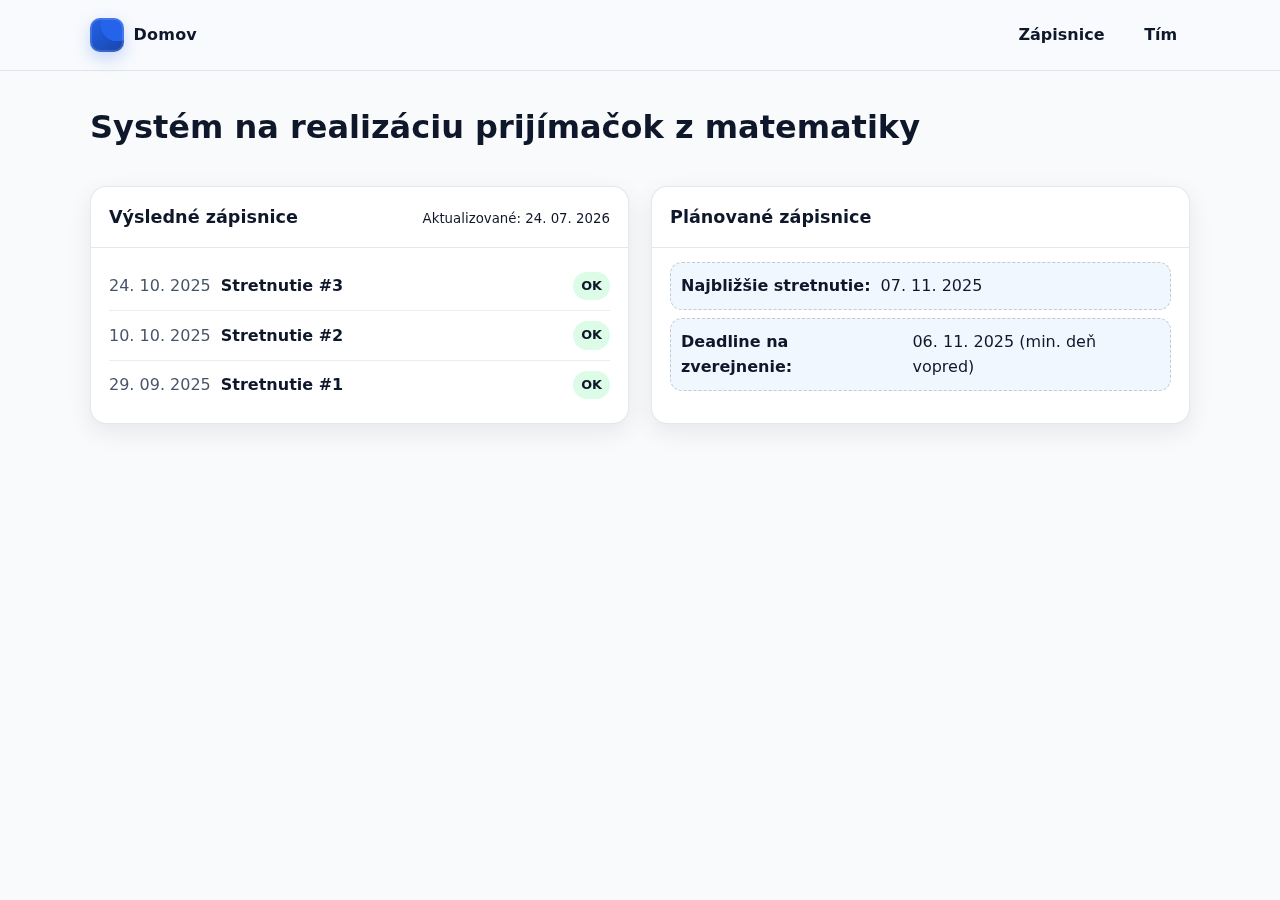
<file: index.html>
<!DOCTYPE html>
<html lang="sk">
<head>
    <meta charset="utf-8" />
    <meta name="viewport" content="width=device-width, initial-scale=1" />
    <title>Systém na realizáciu prijímačok z matematiky</title>
    <link rel="stylesheet" href="style.css" />
</head>
<body>
<header class="site-header">
    <div class="container nav">
        <a class="logo" href="index.html" aria-label="Domov"></a>
        <nav aria-label="Hlavná navigácia">
            <ul>
                <li><a href="zapisnice.html">Zápisnice</a></li>
                <li><a href="tim.html">Tím</a></li>
            </ul>
        </nav>
    </div>
</header>

<main id="uvod" class="container">
    <header class="hero">
        <h1>Systém na realizáciu prijímačok z&nbsp;matematiky</h1>

    </header>

    <section class="blocks">
        <article class="card">
            <header class="card-head">
                <h2>Výsledné zápisnice</h2>
                <small id="lastUpdated" aria-live="polite"></small>
            </header>
            <ul id="resultsList" class="minutes-list">
                <!-- doplní script.js -->
            </ul>
        </article>

        <article class="card">
            <header class="card-head">
                <h2>Plánované zápisnice</h2>
            </header>
            <div id="planBox" class="plan-box">
                <!-- doplní script.js -->
                <p>Žiadne plánované stretnutie.</p>
            </div>
        </article>
    </section>


</main>

<script src="script.js" defer></script>
</body>
</html>
</file>
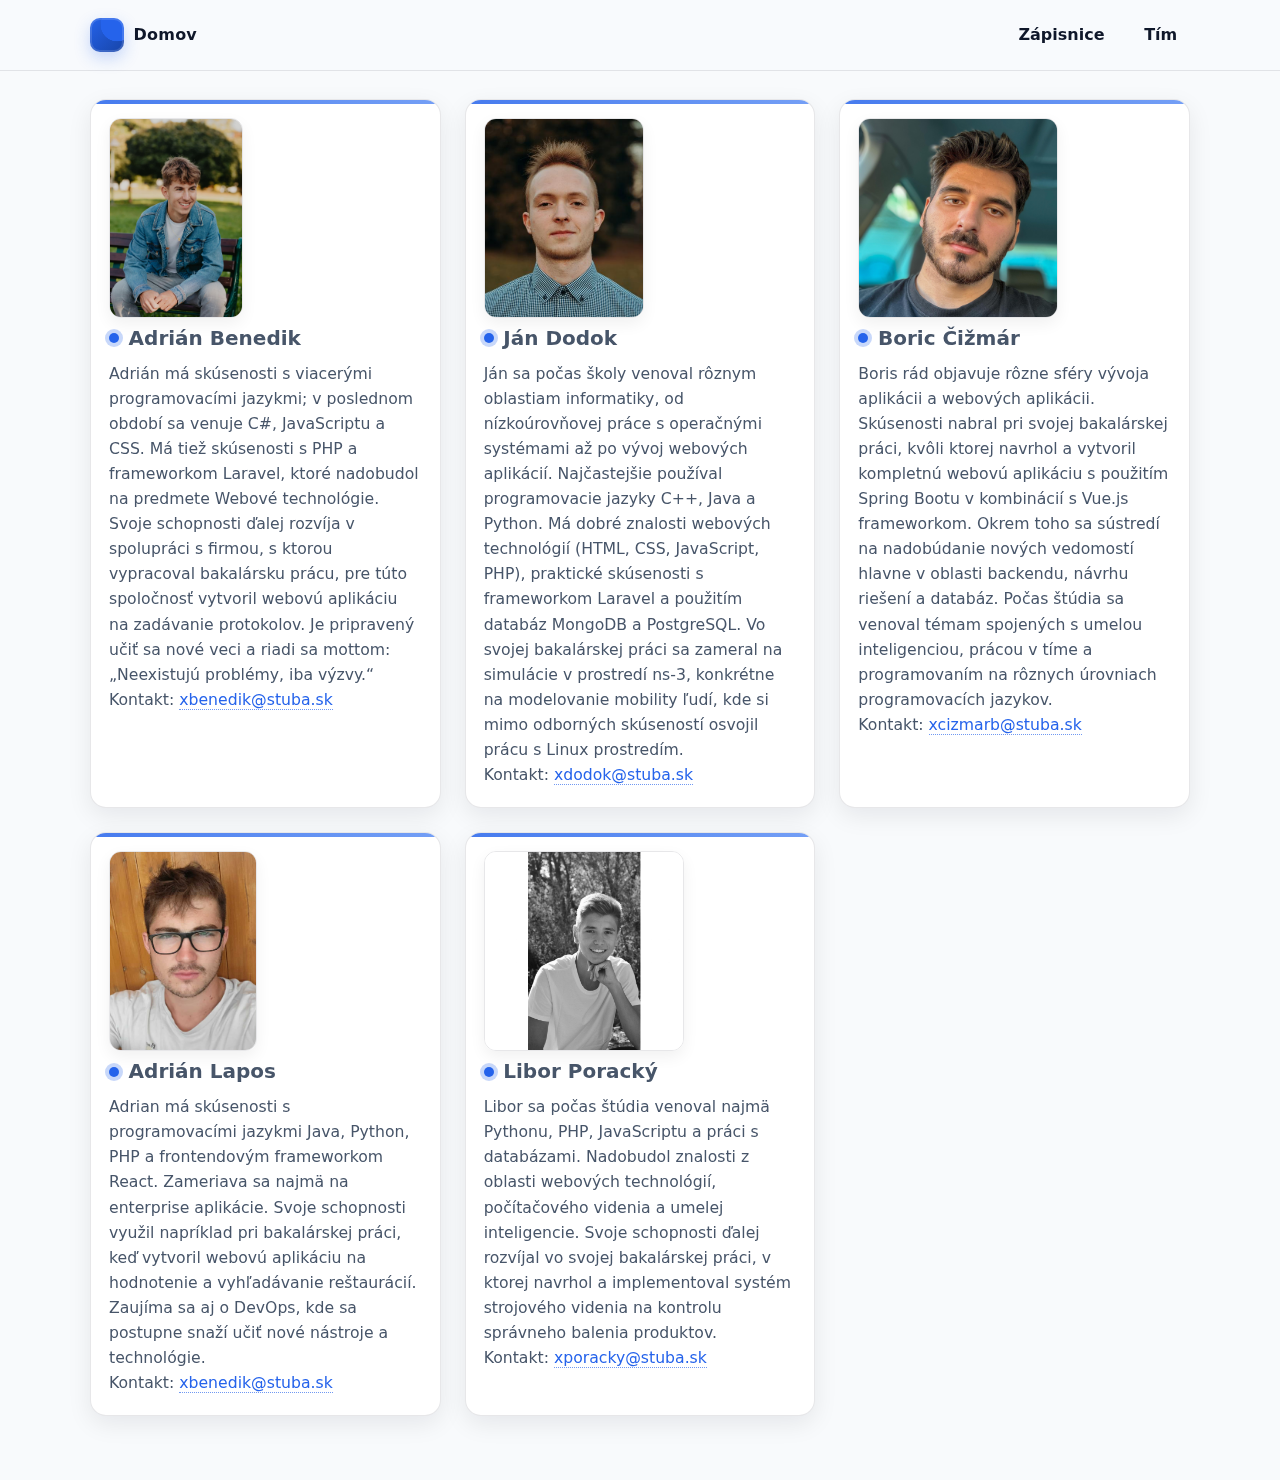
<file: tim.html>
<!DOCTYPE html>
<html lang="sk">
<head>
  <meta charset="utf-8" />
  <meta name="viewport" content="width=device-width, initial-scale=1" />
  <title>Čleonovia tímu</title>


  <link rel="stylesheet" href="style.css" />
</head>
<body>
<header class="site-header">
  <div class="container nav">
    <a class="logo" href="index.html" aria-label="Domov">
    </a>
    <nav aria-label="Hlavná navigácia">
      <ul>

        <li><a href="zapisnice.html">Zápisnice</a></li>
        <li><a href="tim.html">Tím</a></li>

      </ul>
    </nav>
  </div>
</header>
<div>
  <section>

    <img src="ado_b.jpg" class="cover" alt="ado">
    <h2> Adrián Benedik</h2>
    Adrián má skúsenosti s viacerými programovacími jazykmi; v poslednom období sa
    venuje C#, JavaScriptu a CSS. Má tiež skúsenosti s PHP a frameworkom Laravel, ktoré
    nadobudol na predmete Webové technológie. Svoje schopnosti ďalej rozvíja v
    spolupráci s firmou, s ktorou vypracoval bakalársku prácu, pre túto spoločnosť vytvoril
    webovú aplikáciu na zadávanie protokolov. Je pripravený učiť sa nové veci a riadi sa
    mottom: „Neexistujú problémy, iba výzvy.“ <br/>
    Kontakt:
    <a href="mailto:xbenedik@stuba.sk">xbenedik@stuba.sk</a>
  </section>

  <section>

    <img src="jany.png" class="cover" alt="jany">
    <h2>Ján Dodok</h2>
    Ján sa počas školy venoval rôznym oblastiam informatiky, od nízkoúrovňovej práce s
    operačnými systémami až po vývoj webových aplikácií. Najčastejšie používal
    programovacie jazyky C++, Java a Python. Má dobré znalosti webových technológií
    (HTML, CSS, JavaScript, PHP), praktické skúsenosti s frameworkom Laravel a použitím
    databáz MongoDB a PostgreSQL. Vo svojej bakalárskej práci sa zameral na simulácie v
    prostredí ns-3, konkrétne na modelovanie mobility ľudí, kde si mimo odborných
    skúseností osvojil prácu s Linux prostredím.
    <br/>
    Kontakt:
    <a href="mailto:xdodok@stuba.sk">xdodok@stuba.sk</a>
  </section>
  <section>

    <img src="boris.jpg" class="cover" alt="Boris">
    <h2>Boric Čižmár</h2>
    Boris rád objavuje rôzne sféry vývoja aplikácii a webových aplikácii. Skúsenosti nabral pri
    svojej bakalárskej práci, kvôli ktorej navrhol a vytvoril kompletnú webovú aplikáciu s
    použitím Spring Bootu v kombinácií s Vue.js frameworkom. Okrem toho sa sústredí na
    nadobúdanie nových vedomostí hlavne v oblasti backendu, návrhu riešení a
    databáz. Počas štúdia sa venoval témam spojených s umelou inteligenciou, prácou v
    tíme a programovaním na rôznych úrovniach programovacích jazykov.
    <br/>
    Kontakt:
    <a href="mailto:xcizmarb@stuba.sk">xcizmarb@stuba.sk</a>
  </section>
  <section>

    <img src="ado_l.png" class="cover" alt="Ado">
    <h2>Adrián Lapos</h2>
    Adrian má skúsenosti s programovacími jazykmi Java, Python, PHP a
    frontendovým frameworkom React. Zameriava sa najmä na enterprise aplikácie.
    Svoje schopnosti využil napríklad pri bakalárskej práci, keď vytvoril webovú
    aplikáciu na hodnotenie a vyhľadávanie reštaurácií. Zaujíma sa aj o DevOps, kde
    sa postupne snaží učiť nové nástroje a technológie.
    <br/>
    Kontakt:
    <a href="mailto:xporacky@stuba.sk">xbenedik@stuba.sk</a>
  </section>
  <section>

    <img src="libor.jpg" class="cover" alt="Libor">
    <h2>Libor Poracký</h2>
    Libor sa počas štúdia venoval najmä Pythonu, PHP, JavaScriptu a práci s databázami.
    Nadobudol znalosti z oblasti webových technológií, počítačového videnia a umelej
    inteligencie. Svoje schopnosti ďalej rozvíjal vo svojej bakalárskej práci, v ktorej navrhol a
    implementoval systém strojového videnia na kontrolu správneho balenia produktov.
    <br/>
    Kontakt:
    <a href="mailto:xporacky@stuba.sk">xporacky@stuba.sk</a>
  </section>

</div>


</body>
</html>
</file>
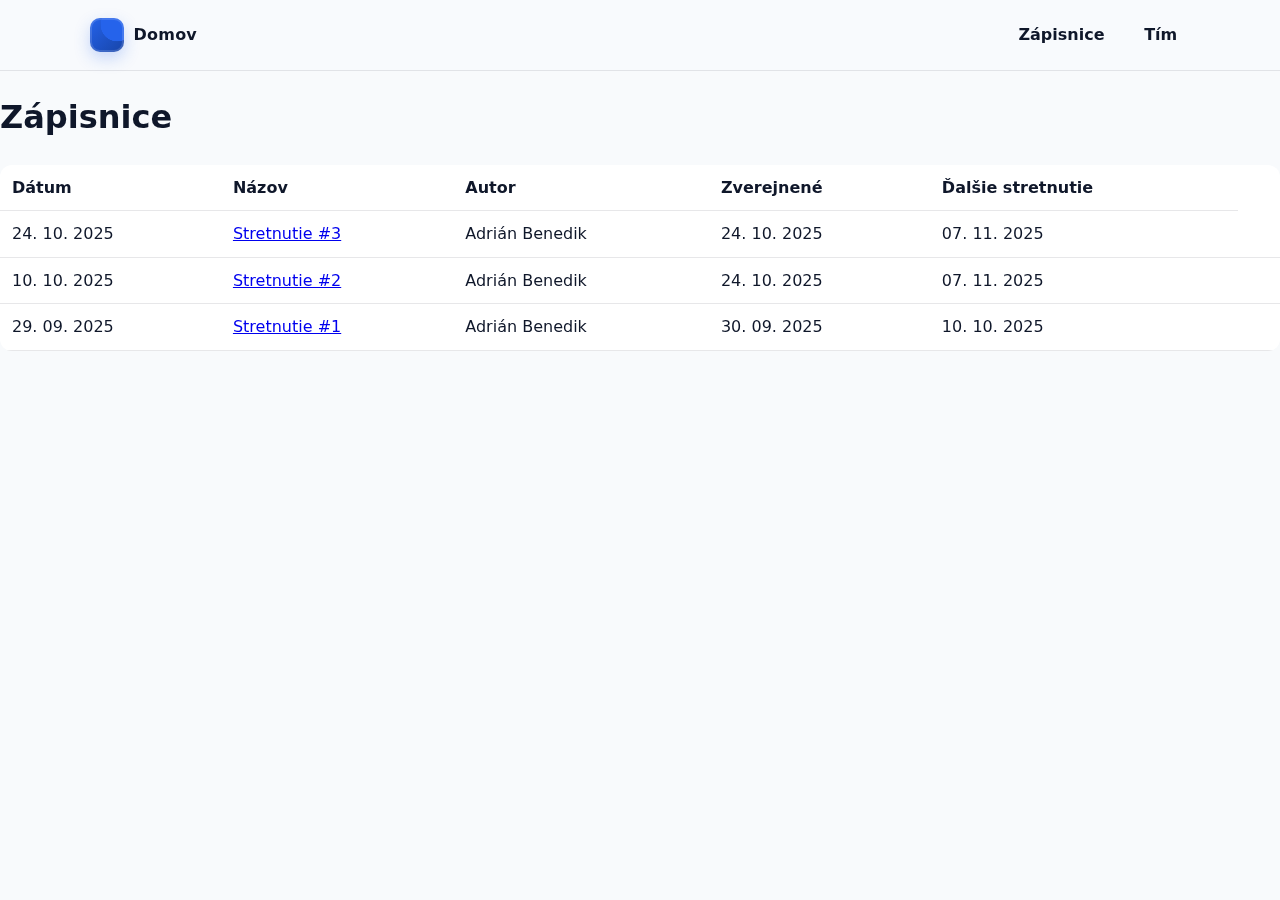
<file: zapisnice.html>
<!DOCTYPE html>
<html lang="sk">
<head>
    <meta charset="utf-8" />
    <meta name="viewport" content="width=device-width, initial-scale=1" />
    <title>Systém na realizáciu prijímačok z matematiky</title>


    <link rel="stylesheet" href="style.css" />
</head>
<body>
<header class="site-header">
    <div class="container nav">
        <a class="logo" href="index.html" aria-label="Domov">
        </a>
        <nav aria-label="Hlavná navigácia">
            <ul>

                <li><a href="zapisnice.html">Zápisnice</a></li>
                <li><a href="tim.html">Tím</a></li>

            </ul>
        </nav>
    </div>
</header>



<section class="minutes">
    <h1>Zápisnice</h1>



    <table class="minutes-table">
        <thead>
        <tr><th>Dátum</th><th>Názov</th><th>Autor</th><th>Zverejnené</th><th>Ďalšie stretnutie</th></tr>
        </thead>
        <tbody id="minutesBody"></tbody>
    </table>
</section>
</body>
<script>
    (async function(){
        const res = await fetch('zapisnice/list.json', {cache: 'no-store'});
        const data = (await res.json()).sort((a,b)=> new Date(b.date)-new Date(a.date));

        const fmt = d => new Date(d).toLocaleDateString('sk-SK', {year:'numeric', month:'2-digit', day:'2-digit'});
        const ok = (published, next) => {
            const p = new Date(published), n = new Date(next);
            const msInDay = 86400000;
            return (n - p) >= msInDay;
        };

        const tbody = document.getElementById('minutesBody');
        tbody.innerHTML = data.map(x => {
            const compliant = ok(x.published, x.nextMeeting);
            return `
      <tr>
        <td>${fmt(x.date)}</td>
        <td><a href="zapisnice/${x.file}">${x.title}</a></td>
        <td>${x.author}</td>
        <td>${fmt(x.published)}</td>
        <td>${fmt(x.nextMeeting)}</td>
        <td>

        </td>
      </tr>`;
        }).join('');

        // filter

    })();
</script>

</html>
</file>
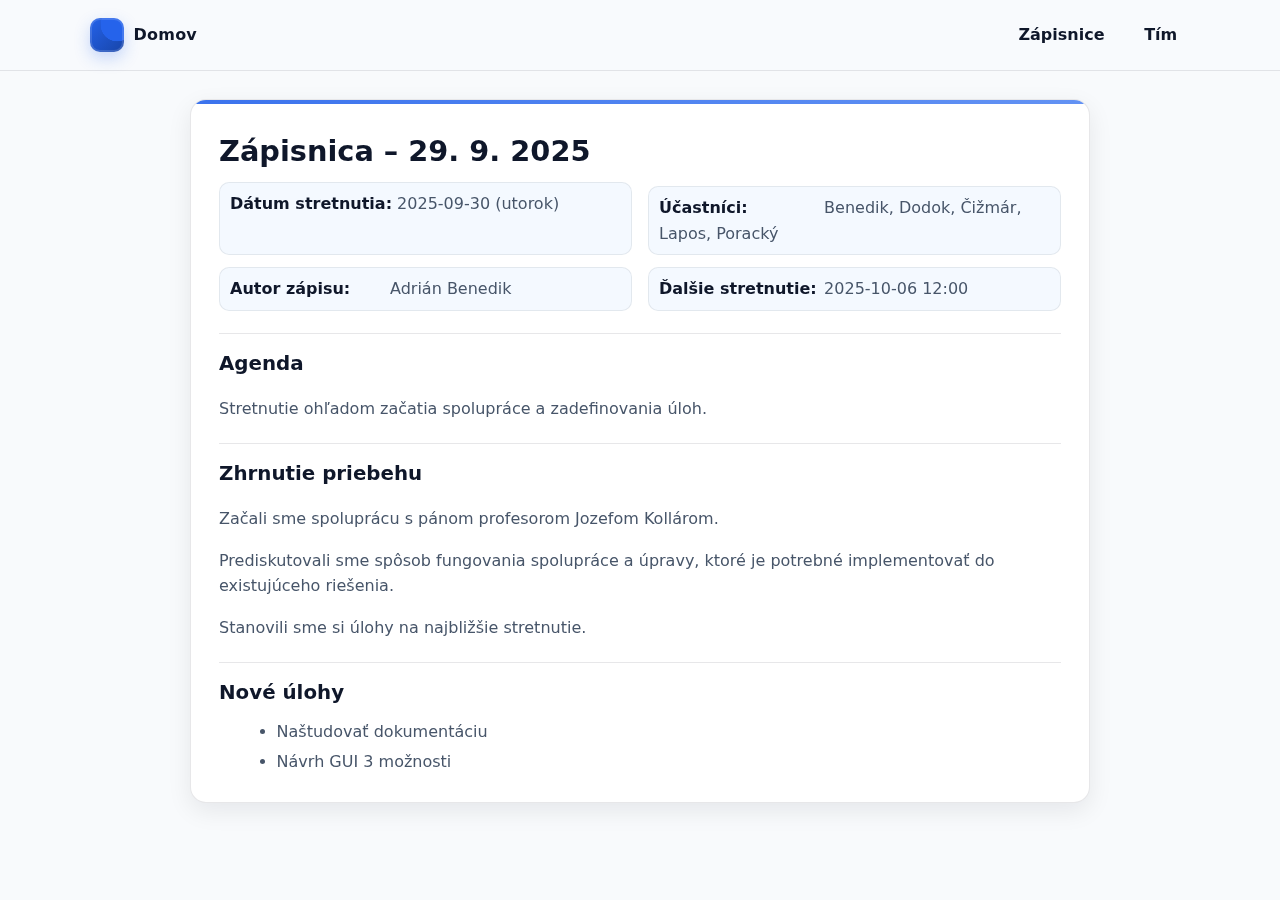
<file: zapisnice/2025-09-29.html>
<!DOCTYPE html>
<html lang="sk">
<head>
  <meta charset="utf-8" />
  <meta name="viewport" content="width=device-width, initial-scale=1" />
  <title>Zápisnica</title>


  <link rel="stylesheet" href="../style.css" />
</head>
<body>
<header class="site-header">
  <div class="container nav">
    <a class="logo" href="../index.html" aria-label="Domov">
    </a>
    <nav aria-label="Hlavná navigácia">
      <ul>

        <li><a href="../zapisnice.html">Zápisnice</a></li>
        <li><a href="../tim.html">Tím</a></li>

      </ul>
    </nav>
  </div>
</header>
<article class="note">
  <h1>Zápisnica – 29. 9. 2025</h1>
  <ul class="meta">
    <li><strong>Dátum stretnutia:</strong> 2025-09-30 (utorok)</li>
    <li><strong>Účastníci:</strong> Benedik, Dodok, Čižmár, Lapos, Poracký</li>
    <li><strong>Autor zápisu:</strong>Adrián Benedik</li>
    <li><strong>Ďalšie stretnutie:</strong> 2025-10-06 12:00</li>
  </ul>

  <h2>Agenda</h2>
 <p>Stretnutie ohľadom začatia spolupráce a zadefinovania úloh.</p>

  <h2>Zhrnutie priebehu</h2>
  <p>Začali sme spoluprácu s pánom profesorom Jozefom Kollárom.</p>
  <p>Prediskutovali sme spôsob fungovania spolupráce a úpravy, ktoré je potrebné implementovať do existujúceho riešenia.</p>
  <p>Stanovili sme si úlohy na najbližšie stretnutie.</p>


  <h2>Nové úlohy</h2>
  <ul>
    <li>Naštudovať dokumentáciu</li>
    <li>Návrh GUI 3 možnosti</li>
  </ul>


</article>

</body>
</html>
</file>
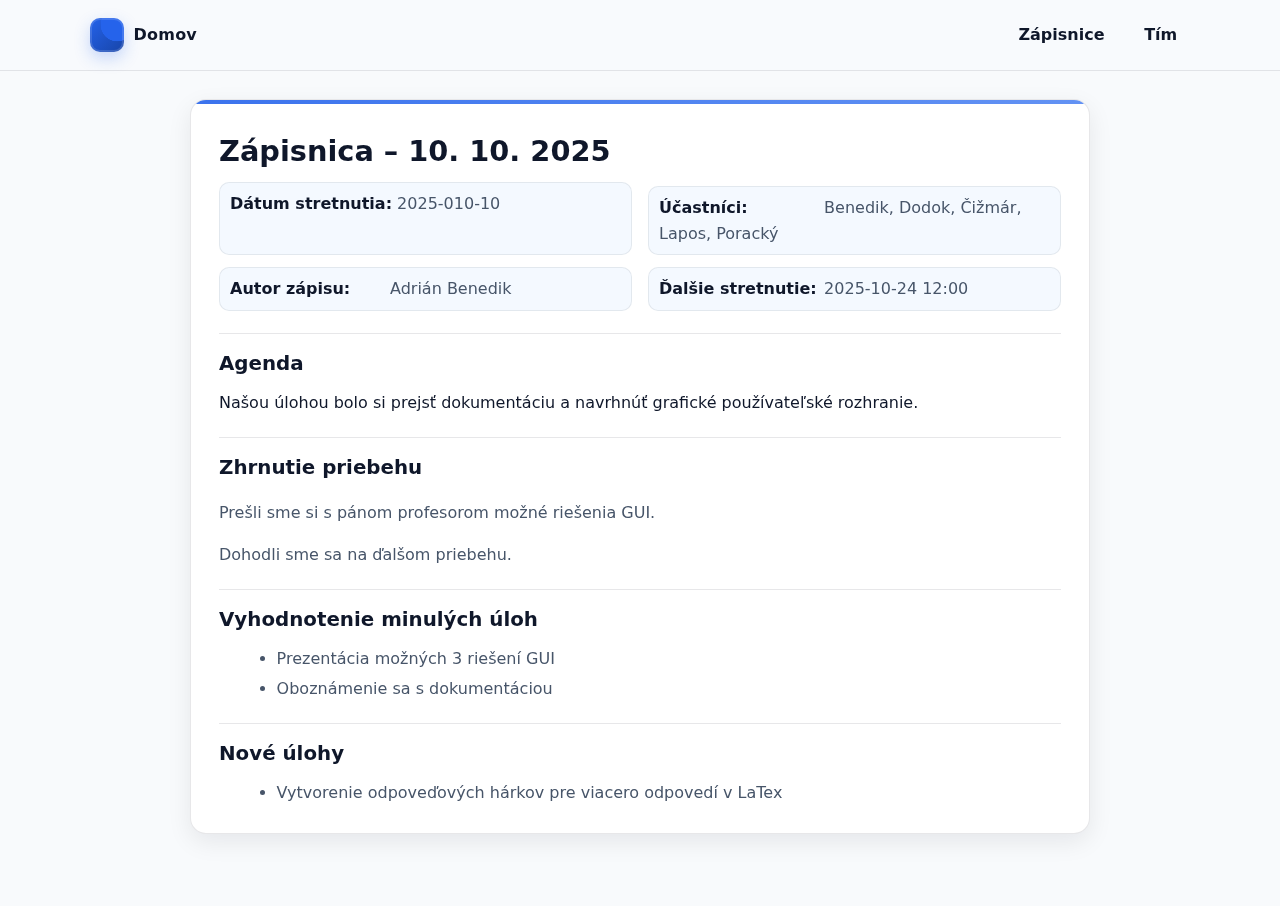
<file: zapisnice/2025-10-10.html>
<!DOCTYPE html>
<html lang="sk">
<head>
  <meta charset="utf-8" />
  <meta name="viewport" content="width=device-width, initial-scale=1" />
  <title>Zápisnica</title>


  <link rel="stylesheet" href="../style.css" />
</head>
<body>
<header class="site-header">
  <div class="container nav">
    <a class="logo" href="../index.html" aria-label="Domov">
    </a>
    <nav aria-label="Hlavná navigácia">
      <ul>

        <li><a href="../zapisnice.html">Zápisnice</a></li>
        <li><a href="../tim.html">Tím</a></li>

      </ul>
    </nav>
  </div>
</header>
<article class="note">
  <h1>Zápisnica – 10. 10. 2025</h1>
  <ul class="meta">
    <li><strong>Dátum stretnutia:</strong> 2025-010-10</li>
    <li><strong>Účastníci:</strong> Benedik, Dodok, Čižmár, Lapos, Poracký</li>
    <li><strong>Autor zápisu:</strong>Adrián Benedik</li>
    <li><strong>Ďalšie stretnutie:</strong> 2025-10-24 12:00</li>
  </ul>

  <h2>Agenda</h2>
  Našou úlohou bolo si prejsť dokumentáciu a navrhnúť grafické používateľské rozhranie.


  <h2>Zhrnutie priebehu</h2>
  <p>Prešli sme si s pánom profesorom možné riešenia GUI.</p>
  <p>Dohodli sme sa na ďalšom priebehu.</p>



  <h2>Vyhodnotenie minulých úloh</h2>
  <ul>
    <li>Prezentácia možných 3 riešení GUI</li>
    <li>Oboznámenie sa s dokumentáciou</li>
  </ul>

  <h2>Nové úlohy</h2>
  <ul>
    <li>Vytvorenie odpoveďových hárkov pre viacero odpovedí v LaTex</li>

  </ul>


</article>

</body>
</html>
</file>
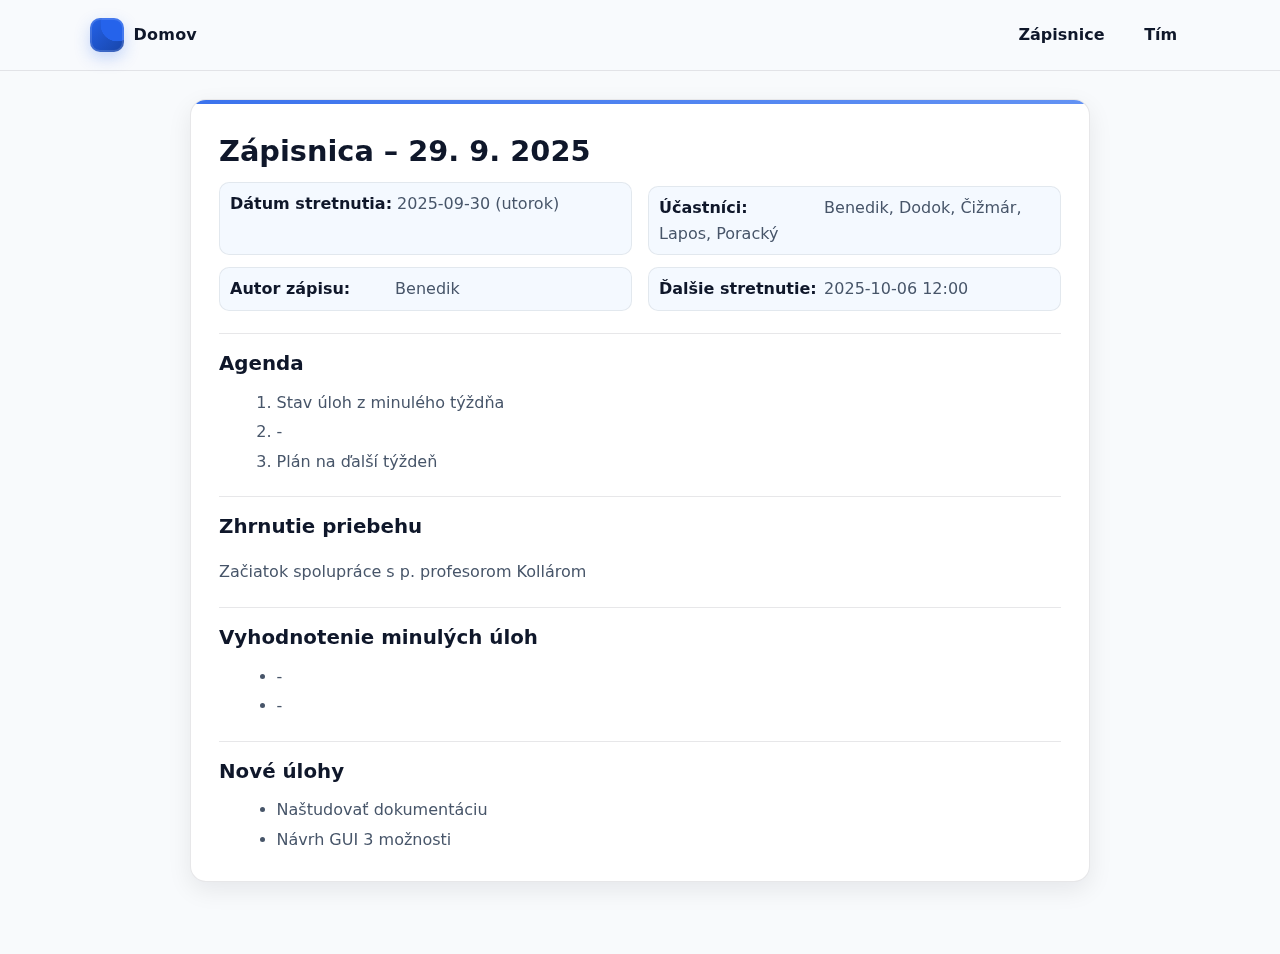
<file: zapisnice/2025-10-24.html>
<!DOCTYPE html>
<html lang="sk">
<head>
  <meta charset="utf-8" />
  <meta name="viewport" content="width=device-width, initial-scale=1" />
  <title>Zápisnica</title>


  <link rel="stylesheet" href="../style.css" />
</head>
<body>
<header class="site-header">
  <div class="container nav">
    <a class="logo" href="../index.html" aria-label="Domov">
    </a>
    <nav aria-label="Hlavná navigácia">
      <ul>

        <li><a href="../zapisnice.html">Zápisnice</a></li>
        <li><a href="../tim.html">Tím</a></li>

      </ul>
    </nav>
  </div>
</header>
<article class="note">
  <h1>Zápisnica – 29. 9. 2025</h1>
  <ul class="meta">
    <li><strong>Dátum stretnutia:</strong> 2025-09-30 (utorok)</li>
    <li><strong>Účastníci:</strong> Benedik, Dodok, Čižmár, Lapos, Poracký</li>
    <li><strong>Autor zápisu:</strong> Benedik</li>
    <li><strong>Ďalšie stretnutie:</strong> 2025-10-06 12:00</li>
  </ul>

  <h2>Agenda</h2>
  <ol>
    <li>Stav úloh z minulého týždňa</li>
    <li>-</li>
    <li>Plán na ďalší týždeň</li>
  </ol>

  <h2>Zhrnutie priebehu</h2>
  <p>Začiatok spolupráce s p. profesorom Kollárom</p>

  <h2>Vyhodnotenie minulých úloh</h2>
  <ul>
    <li>-</li>
    <li>-</li>
  </ul>

  <h2>Nové úlohy</h2>
  <ul>
    <li>Naštudovať dokumentáciu</li>
    <li>Návrh GUI 3 možnosti</li>
  </ul>


</article>

</body>
</html>
</file>
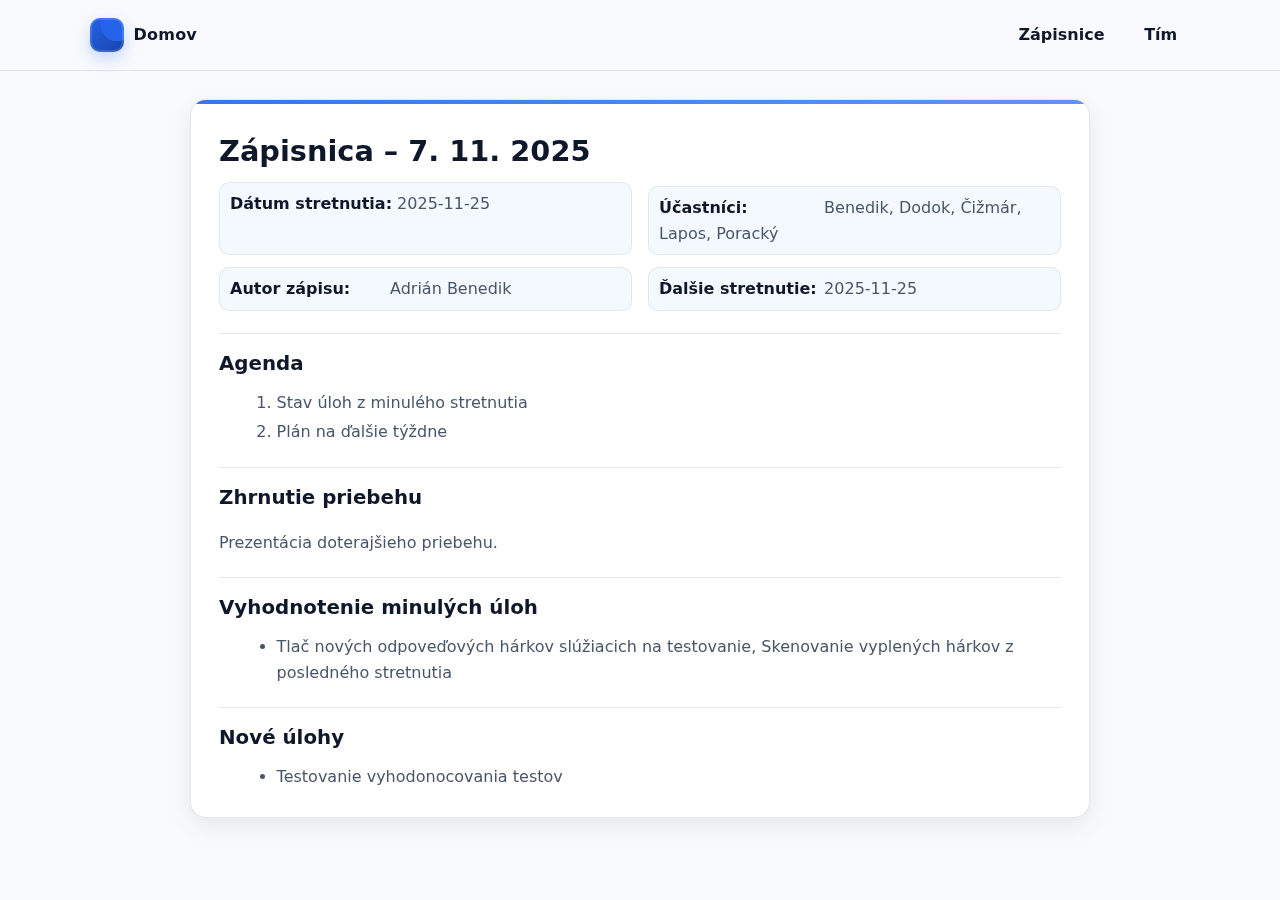
<file: zapisnice/2025-11-06.html>
<!DOCTYPE html>
<html lang="sk">
<head>
  <meta charset="utf-8" />
  <meta name="viewport" content="width=device-width, initial-scale=1" />
  <title>Zápisnica</title>


  <link rel="stylesheet" href="../style.css" />
</head>
<body>
<header class="site-header">
  <div class="container nav">
    <a class="logo" href="../index.html" aria-label="Domov">
    </a>
    <nav aria-label="Hlavná navigácia">
      <ul>

        <li><a href="../zapisnice.html">Zápisnice</a></li>
        <li><a href="../tim.html">Tím</a></li>

      </ul>
    </nav>
  </div>
</header>
<article class="note">
  <h1>Zápisnica – 7. 11. 2025</h1>
  <ul class="meta">
    <li><strong>Dátum stretnutia:</strong> 2025-11-25</li>
    <li><strong>Účastníci:</strong> Benedik, Dodok, Čižmár, Lapos, Poracký</li>
    <li><strong>Autor zápisu:</strong>Adrián Benedik</li>
    <li><strong>Ďalšie stretnutie:</strong> 2025-11-25</li>
  </ul>

  <h2>Agenda</h2>
  <ol>
    <li>Stav úloh z minulého stretnutia</li>
    <li>Plán na ďalšie týždne</li>
  </ol>

  <h2>Zhrnutie priebehu</h2>
  <p>Prezentácia doterajšieho priebehu.  </p>

  <h2>Vyhodnotenie minulých úloh</h2>
  <ul>
    <li>Tlač  nových odpoveďových hárkov slúžiacich na testovanie, Skenovanie vyplených hárkov z posledného stretnutia</li>
  </ul>

  <h2>Nové úlohy</h2>
  <ul>
    <li>Testovanie vyhodonocovania testov </li>


  </ul>


</article>

</body>
</html>
</file>
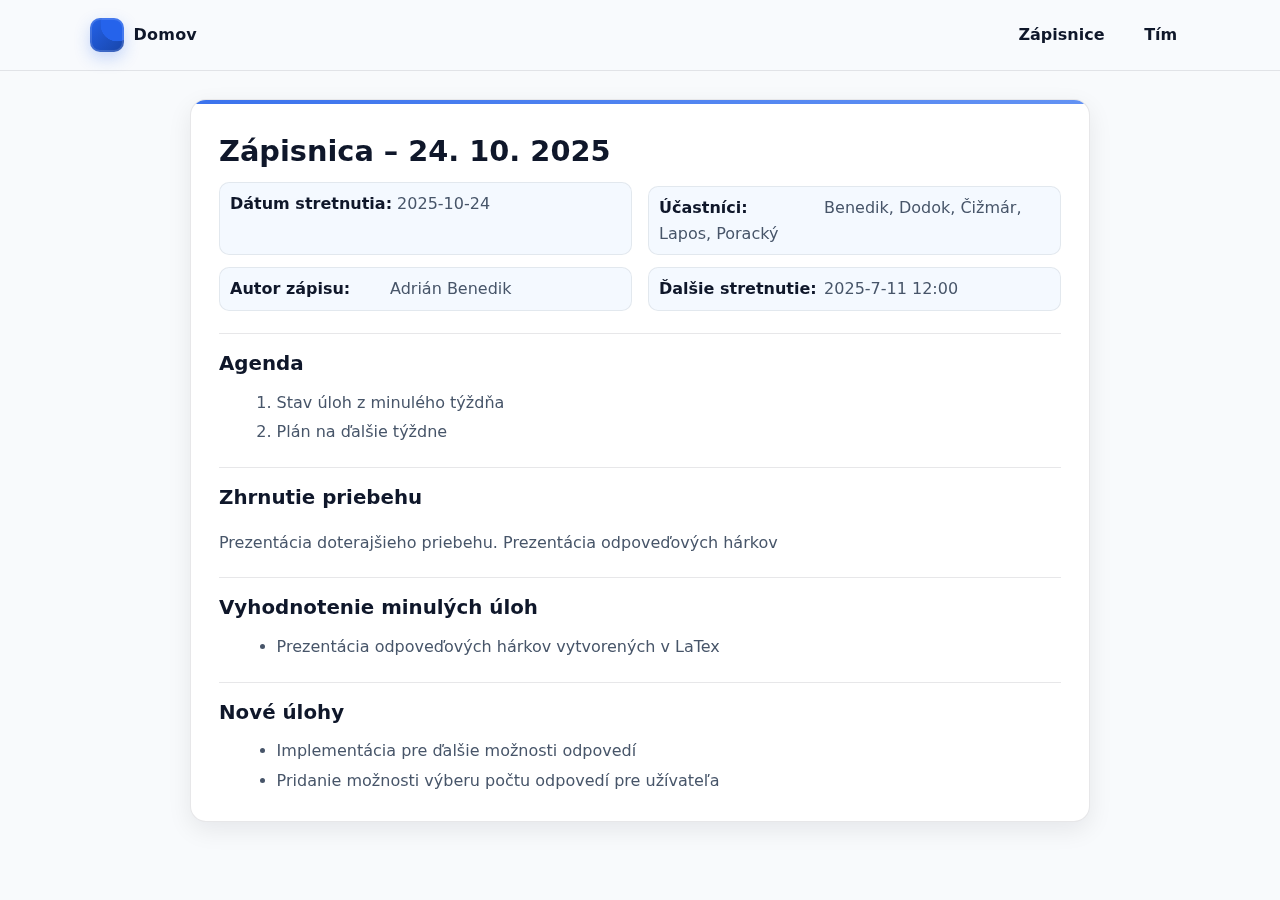
<file: zapisnice/2025-11-25.html>
<!DOCTYPE html>
<html lang="sk">
<head>
    <meta charset="utf-8" />
    <meta name="viewport" content="width=device-width, initial-scale=1" />
    <title>Zápisnica</title>


    <link rel="stylesheet" href="../style.css" />
</head>
<body>
<header class="site-header">
    <div class="container nav">
        <a class="logo" href="../index.html" aria-label="Domov">
        </a>
        <nav aria-label="Hlavná navigácia">
            <ul>

                <li><a href="../zapisnice.html">Zápisnice</a></li>
                <li><a href="../tim.html">Tím</a></li>

            </ul>
        </nav>
    </div>
</header>
<article class="note">
    <h1>Zápisnica – 24. 10. 2025</h1>
    <ul class="meta">
        <li><strong>Dátum stretnutia:</strong> 2025-10-24</li>
        <li><strong>Účastníci:</strong> Benedik, Dodok, Čižmár, Lapos, Poracký</li>
        <li><strong>Autor zápisu:</strong>Adrián Benedik</li>
        <li><strong>Ďalšie stretnutie:</strong> 2025-7-11 12:00</li>
    </ul>

    <h2>Agenda</h2>
    <ol>
        <li>Stav úloh z minulého týždňa</li>
        <li>Plán na ďalšie týždne</li>
    </ol>

    <h2>Zhrnutie priebehu</h2>
    <p>Prezentácia doterajšieho priebehu. Prezentácia odpoveďových hárkov</p>

    <h2>Vyhodnotenie minulých úloh</h2>
    <ul>
        <li>Prezentácia odpoveďových hárkov vytvorených v LaTex</li>
    </ul>

    <h2>Nové úlohy</h2>
    <ul>
        <li>Implementácia pre ďalšie možnosti odpovedí</li>
        <li>Pridanie možnosti výberu počtu odpovedí pre užívateľa</li>
    </ul>


</article>

</body>
</html>
</file>
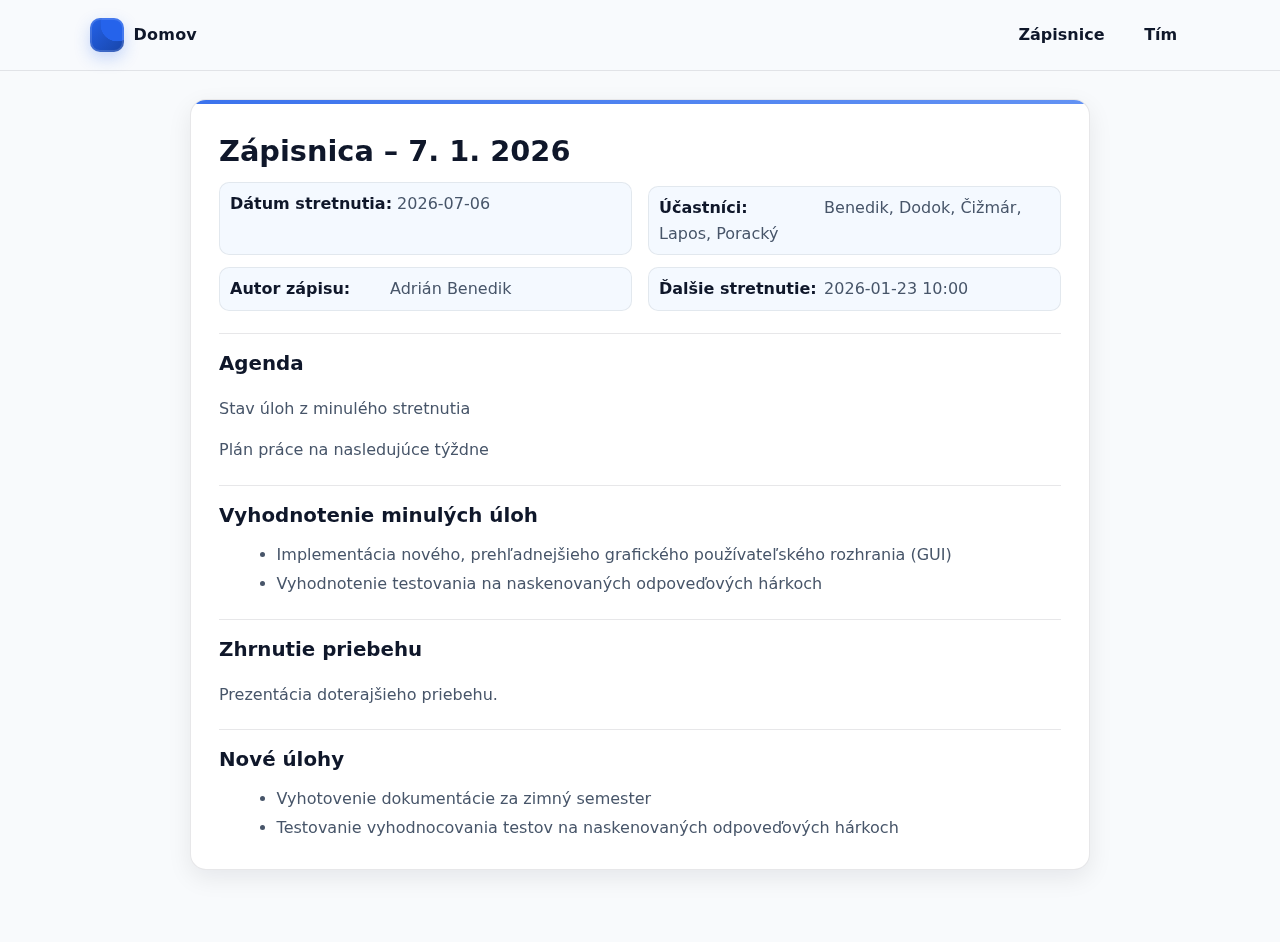
<file: zapisnice/2026-01-06.html>
<!DOCTYPE html>
<html lang="sk">
<head>
  <meta charset="utf-8" />
  <meta name="viewport" content="width=device-width, initial-scale=1" />
  <title>Zápisnica</title>


  <link rel="stylesheet" href="../style.css" />
</head>
<body>
<header class="site-header">
  <div class="container nav">
    <a class="logo" href="../index.html" aria-label="Domov">
    </a>
    <nav aria-label="Hlavná navigácia">
      <ul>

        <li><a href="../zapisnice.html">Zápisnice</a></li>
        <li><a href="../tim.html">Tím</a></li>

      </ul>
    </nav>
  </div>
</header>
<article class="note">
  <h1>Zápisnica – 7. 1. 2026</h1>
  <ul class="meta">
    <li><strong>Dátum stretnutia:</strong> 2026-07-06</li>
    <li><strong>Účastníci:</strong> Benedik, Dodok, Čižmár, Lapos, Poracký</li>
    <li><strong>Autor zápisu:</strong>Adrián Benedik</li>
    <li><strong>Ďalšie stretnutie:</strong> 2026-01-23 10:00</li>
  </ul>

  <h2>Agenda</h2>
  <p>Stav úloh z minulého stretnutia</p>
  <p>Plán práce na nasledujúce týždne</p>
  <h2>Vyhodnotenie minulých úloh</h2>
  <ul>
    <li>Implementácia nového, prehľadnejšieho grafického používateľského rozhrania (GUI)</li>
    <li>Vyhodnotenie testovania na naskenovaných odpoveďových hárkoch</li>
  </ul>

  <h2>Zhrnutie priebehu</h2>
  <p>Prezentácia doterajšieho priebehu.  </p>


  <h2>Nové úlohy</h2>
  <ul>
    <li>Vyhotovenie dokumentácie za zimný semester</li>
    <li>Testovanie vyhodnocovania testov na naskenovaných odpoveďových hárkoch</li>

  </ul>


</article>

</body>
</html>
</file>
<file: style.css>
/* ==== Reset & základ ==== */
*, *::before, *::after { box-sizing: border-box; }
html { font-size: 16px; }
body {
    margin: 0;
    font-family: ui-sans-serif, system-ui, -apple-system, "Segoe UI", Roboto, "Helvetica Neue", Arial;
    line-height: 1.6;
    color: #0f172a;             /* slate-900 */
    background: #f8fafc;        /* slate-50 */
}

/* Systém farieb a rádiusy */
:root{
    --bg: #ffffff;
    --text: #0f172a;
    --muted: #475569;           /* slate-600 */
    --primary: #2563eb;         /* blue-600 */
    --primary-weak: #dbeafe;    /* blue-100 */
    --card: #ffffff;
    --ring: rgba(37, 99, 235, .25);
    --radius: 16px;
    --shadow: 0 8px 24px rgba(2, 6, 23, .08);
}

/* Dark mode podpora (automaticky podľa OS) */
@media (prefers-color-scheme: dark) {
    :root{
        --bg: #0b1220;           /* slate-950-ish */
        --text: #e5e7eb;         /* slate-200 */
        --muted: #94a3b8;        /* slate-400 */
        --primary: #60a5fa;      /* blue-400 */
        --primary-weak: #0b2549; /* tlmený modrý podklad */
        --card: #0f172a;         /* slate-900 */
        --ring: rgba(96, 165, 250, .35);
        --shadow: 0 10px 30px rgba(0,0,0,.35);
    }
    body { background: #0a0f1a; color: var(--text); }
}

/* ==== Layout kontajner ==== */
.container {
    width: min(1100px, 92vw);
    margin-inline: auto;
}

/* ==== Header / Navigácia ==== */
.site-header {
    position: sticky;
    top: 0;
    z-index: 50;
    backdrop-filter: saturate(140%) blur(8px);
    background: color-mix(in oklab, var(--bg), transparent 25%);
    border-bottom: 1px solid color-mix(in oklab, var(--text), transparent 90%);
}

.site-header .nav {
    display: flex;
    align-items: center;
    justify-content: space-between;
    padding: 14px 0;
}

/* Logo ako jednoduchý značkový prvok */
.logo {
    display: inline-flex;
    align-items: center;
    gap: .6rem;
    text-decoration: none;
}
.logo::before{
    content: "";
    width: 34px; height: 34px;
    border-radius: 10px;
    background:
            radial-gradient(120% 120% at 80% 20%, var(--primary) 0 40%, transparent 41%),
            linear-gradient(135deg, var(--primary), color-mix(in oklab, var(--primary), black 22%));
    box-shadow: inset 0 0 0 2px color-mix(in oklab, var(--bg), transparent 85%), 0 6px 16px var(--ring);
}
.logo::after{
    content: "Domov";
    font-weight: 700;
    color: var(--text);
    letter-spacing: .2px;
}

/* Hlavná navigácia */
nav ul {
    display: flex;
    gap: clamp(.5rem, 2vw, 1.25rem);
    list-style: none;
    margin: 0; padding: 0;
}
.blocks{
    display: flex;
    gap: 20px;
}

.results{
    flex: 1;
    background: #d0dff3;
    min-height: 250px;
    color: #0a0f1a;
}

.plan{
    flex: 1;
    background: #d0dff3;
    min-height: 250px;
    color: #0a0f1a;
}
nav a{
    display: inline-block;
    padding: .55rem .9rem;
    border-radius: 12px;
    text-decoration: none;
    color: var(--text);
    font-weight: 600;
    transition: transform .15s ease, background-color .2s ease, color .2s ease;
}
nav a:hover{
    background: var(--primary-weak);
    color: var(--primary);
    transform: translateY(-1px);
}
nav a:focus-visible{
    outline: 3px solid var(--ring);
    outline-offset: 2px;
    border-radius: 14px;
}


body > div{
    width: min(1100px, 92vw);
    margin: 28px auto 64px;
    display: grid;
    grid-template-columns: repeat(1, 1fr);
    gap: 18px;
}

@media (min-width: 640px){
    body > div{ grid-template-columns: repeat(2, 1fr); gap: 22px; }
}
@media (min-width: 920px){
    body > div{ grid-template-columns: repeat(3, 1fr); gap: 24px; }
}


body > div > section{
    background: var(--card);
    border: 1px solid color-mix(in oklab, var(--text), transparent 90%);
    border-radius: var(--radius);
    padding: 18px 18px 20px;
    box-shadow: var(--shadow);
    transition: transform .18s ease, box-shadow .2s ease, border-color .2s ease;
    position: relative;
    overflow: clip;
}


body > div > section::before{
    content: "";
    position: absolute;
    inset: 0 0 auto 0;
    height: 4px;
    background: linear-gradient(90deg, var(--primary), color-mix(in oklab, var(--primary), white 25%));
    opacity: .85;
}


body > div > section:hover{
    transform: translateY(-3px);
    box-shadow: 0 14px 36px rgba(2, 6, 23, .12);
    border-color: color-mix(in oklab, var(--text), transparent 80%);
}


body > div > section > h2{
    margin: 8px 0 10px 0;
    font-size: clamp(1.05rem, 1rem + .5vw, 1.25rem);
    line-height: 1.25;
    display: flex;
    align-items: center;
    gap: .6rem;
}


body > div > section > h2::before{
    content: "";
    width: 10px; height: 10px;
    border-radius: 8px;
    background: var(--primary);
    box-shadow: 0 0 0 4px color-mix(in oklab, var(--primary), transparent 75%);
}


body > div > section{
    color: var(--muted);
    font-size: .98rem;
}


body > div > section p{ margin: .4rem 0; }

/* === Linky v obsahu (ak nejaké budú) === */
body > div > section a{
    color: var(--primary);
    text-decoration: none;
    border-bottom: 1px dotted color-mix(in oklab, var(--primary), transparent 35%);
}
body > div > section a:hover{
    border-bottom-style: solid;
}


@media (prefers-reduced-motion: reduce) {
    nav a, body > div > section { transition: none; }
}


@media print{
    .site-header { display: none; }
    body { background: #fff; color: #000; }
    body > div{
        width: 100%;
        grid-template-columns: repeat(2, 1fr);
        gap: 12px;
        margin: 0;
    }
    body > div > section{
        box-shadow: none;
        border: 1px solid #aaa;
        break-inside: avoid;
    }
}


body > div > section img{
    display: block;
    max-width: 200px;
    height: 200px;
    border-radius: 12px;
    border: 1px solid color-mix(in oklab, var(--text), transparent 90%);
    box-shadow: 0 6px 16px rgba(2, 6, 23, .06);
    transition: transform .18s ease, box-shadow .2s ease, filter .2s ease, border-color .2s ease;
    -webkit-user-drag: none;
}

/* Jemný hover efekt obrázka (kopíruje efekt karty) */
body > div > section:hover img{
    transform: translateY(-1px);
    box-shadow: 0 12px 28px rgba(2, 6, 23, .10);
    border-color: color-mix(in oklab, var(--text), transparent 82%);
}
.minutes .filters { margin: 12px 0 16px; }
.minutes-table { width: 100%; border-collapse: collapse; background: var(--card); border-radius: 12px; overflow: hidden; }
.minutes-table th, .minutes-table td { padding: 10px 12px; border-bottom: 1px solid color-mix(in oklab, var(--text), transparent 90%); text-align: left; }
.minutes-table tr:hover { background: color-mix(in oklab, var(--primary-weak), transparent 40%); }
.badge { padding: 4px 8px; border-radius: 999px; font-size: .85rem; font-weight: 700; }
.badge.ok { background: #dcfce7; }
.badge.late { background: #fee2e2; }

/*zapisnice*/
/* ===== Karta zápisnice ===== */
.note{
    width: min(900px, 92vw);
    margin: 28px auto 72px;
    background: var(--card, #ffffff);
    color: var(--text, #0f172a);
    border: 1px solid color-mix(in oklab, var(--text, #0f172a), transparent 90%);
    border-radius: var(--radius, 16px);
    padding: clamp(18px, 2.4vw, 28px);
    box-shadow: var(--shadow, 0 8px 24px rgba(2,6,23,.08));
    position: relative;
    overflow: clip;
}

/* dekoratívny prúžok hore */
.note::before{
    content:"";
    position:absolute; inset:0 0 auto 0; height:4px;
    background: linear-gradient(90deg, var(--primary, #2563eb),
    color-mix(in oklab, var(--primary, #2563eb), white 20%));
    opacity:.9;
}

.note h1{
    margin: 6px 0 14px;
    font-size: clamp(1.3rem, 1rem + 1vw, 1.8rem);
    line-height: 1.2;
}
.note h2{
    margin: 22px 0 10px;
    font-size: clamp(1.05rem, 1rem + .3vw, 1.25rem);
    border-top: 1px solid color-mix(in oklab, var(--text, #0f172a), transparent 90%);
    padding-top: 14px;
}

/* meta informácie – pekná mriežka */
.note .meta{
    list-style: none;
    margin: 0 0 12px; padding: 0;
    display: grid;
    grid-template-columns: repeat(2, minmax(0,1fr));
    gap: 8px 16px;
}
@media (max-width: 560px){ .note .meta{ grid-template-columns: 1fr; } }

.note .meta li{
    background: color-mix(in oklab, var(--primary-weak, #dbeafe), transparent 70%);
    border: 1px solid color-mix(in oklab, var(--text, #0f172a), transparent 92%);
    border-radius: 10px;
    padding: 8px 10px;
}
.note .meta strong{
    display: inline-block;
    min-width: 160px;
    font-weight: 700;
    color: var(--text, #0f172a);
}

/* texty a zoznamy */
.note p, .note li{ color: var(--muted, #475569); }
.note ol, .note ul{ margin: 8px 0 0 1.1rem; }
.note li + li{ margin-top: 4px; }

/* odkazy + prílohy */
.note a{
    color: var(--primary, #2563eb);
    text-decoration: none;
    border-bottom: 1px dotted color-mix(in oklab, var(--primary, #2563eb), transparent 35%);
}
.note a:hover{ border-bottom-style: solid; }

/* posledný zoznam (Prílohy) – sprav z odkazu “štítok” */
.note ul:last-child li a{
    display: inline-flex;
    align-items: center;
    gap: 8px;
    padding: 8px 10px;
    background: color-mix(in oklab, var(--primary-weak, #dbeafe), transparent 40%);
    border: 1px solid color-mix(in oklab, var(--primary, #2563eb), transparent 70%);
    border-radius: 10px;
}

/* (voliteľné) pekné badge pre stav úloh – pridaj .task + .badge do HTML nižšie */
.note .task{ list-style: none; margin-left: 0; }
.note .task .badge{
    display: inline-block;
    margin-right: .5rem;
    padding: 2px 8px;
    font-size: .85rem;
    font-weight: 700;
    border-radius: 999px;
    background: #e2e8f0;
}
.note .task .badge.ok{ background: #dcfce7; }   /* zelené OK */
.note .task .badge.fail{ background: #fee2e2; } /* červené NESPLNENÉ */


@media print{
    .site-header{ display:none; }
    body{ background:#fff; }
    .note{ box-shadow:none; border:1px solid #aaa; width:100%; margin:0; }
}


/*index*/

:root{
    --bg: #f8fafc;
    --card: #ffffff;
    --text: #0f172a;
    --muted: #475569;
    --primary: #2563eb;
    --primary-weak: #dbeafe;
    --ring: rgba(37,99,235,.25);
    --radius: 16px;
    --shadow: 0 8px 24px rgba(2,6,23,.08);
}
@media (prefers-color-scheme: dark){
    :root{
        --bg:#0b1220; --card:#0f172a; --text:#e5e7eb; --muted:#94a3b8;
        --primary:#60a5fa; --primary-weak:#0b2549; --ring:rgba(96,165,250,.35);
        --shadow: 0 10px 30px rgba(0,0,0,.35);
    }
}
body{ background:var(--bg); color:var(--text); margin:0; font-family: ui-sans-serif, system-ui, "Segoe UI", Roboto, Arial; }
.container{ width:min(1100px, 92vw); margin-inline:auto; }


.site-header{ position:sticky; top:0; z-index:10; backdrop-filter:saturate(140%) blur(8px);
    background: color-mix(in oklab, var(--bg), transparent 25%); border-bottom:1px solid color-mix(in oklab, var(--text), transparent 90%); }
.site-header .nav{ display:flex; align-items:center; justify-content:space-between; padding:14px 0; }
nav ul{ display:flex; gap:14px; list-style:none; margin:0; padding:0; }
nav a{ text-decoration:none; color:var(--text); font-weight:600; padding:.5rem .8rem; border-radius:12px; }
nav a:hover{ background:var(--primary-weak); color:var(--primary); }


.hero{ padding:28px 0 10px; }
.hero h1{ margin:.2rem 0 .3rem; font-size:clamp(1.4rem, 1.1rem + 1.2vw, 2rem); }
.hero .lead{ color:var(--muted); }


.blocks{
    display:grid; gap:22px; margin:18px 0 28px;
    grid-template-columns: 1fr; /* mobil */
}
@media (min-width: 820px){ .blocks{ grid-template-columns: 1fr 1fr; } }

.card{
    background:var(--card); border:1px solid color-mix(in oklab, var(--text), transparent 90%);
    border-radius:var(--radius); box-shadow:var(--shadow); overflow:clip;
}
.card-head{ padding:16px 18px; border-bottom:1px solid color-mix(in oklab, var(--text), transparent 90%); display:flex; align-items:baseline; justify-content:space-between; gap:12px; }
.card-head h2{ margin:0; font-size:1.1rem; }
.card-foot{ padding:12px 18px; border-top:1px solid color-mix(in oklab, var(--text), transparent 90%); }
.card .btn{ display:inline-block; text-decoration:none; padding:8px 12px; border-radius:10px; font-weight:700;
    background:var(--primary); color:white; box-shadow:0 6px 16px var(--ring); }
.card .btn:hover{ filter:brightness(1.05); transform:translateY(-1px); }
.card > *:not(.card-head):not(.card-foot){ padding: 14px 18px; }


.minutes-list{ list-style:none; margin:0; padding:0; }
.minutes-list li{
    display:grid; grid-template-columns: auto 1fr auto; gap:10px; align-items:center;
    padding:10px 0; border-bottom:1px solid color-mix(in oklab, var(--text), transparent 92%);
}
.minutes-list li:last-child{ border-bottom:none; }
.min-date{ font-variant-numeric: tabular-nums; color:var(--muted); min-width: 7ch; }
.min-link{ text-decoration:none; color:var(--text); font-weight:600; }
.min-link:hover{ color:var(--primary); }
.badge{
    padding:4px 8px; border-radius:999px; font-size:.8rem; font-weight:700;
    background:#e2e8f0; color:#0f172a;
}
.badge.ok{ background:#dcfce7; }
.badge.late{ background:#fee2e2; }


.plan-box p{ margin:.2rem 0; color:var(--muted); }
.plan-grid{ display:grid; gap:8px; }
.plan-item{ display:flex; align-items:center; gap:10px; padding:10px; border:1px dashed color-mix(in oklab, var(--text), transparent 80%); border-radius:12px; background: color-mix(in oklab, var(--primary-weak), transparent 60%); }


.status{ margin: 6px 0 64px; }
.status h2{ margin: 6px 0 14px; }
.status-cards{
    display:grid; gap:14px;
    grid-template-columns: repeat(1, minmax(0,1fr));
}
@media (min-width:680px){ .status-cards{ grid-template-columns: repeat(2, 1fr); } }
@media (min-width:980px){ .status-cards{ grid-template-columns: repeat(4, 1fr); } }

.stat{
    background:var(--card); border:1px solid color-mix(in oklab, var(--text), transparent 90%);
    border-radius:14px; padding:14px; box-shadow:var(--shadow);
}
.stat h3{ margin:.2rem 0 .4rem; font-size:1rem; }
.stat p, .stat li{ color:var(--muted); }


@media print{
    .site-header{ display:none; }
    .card, .stat{ box-shadow:none; border:1px solid #aaa; }
}
</file>
